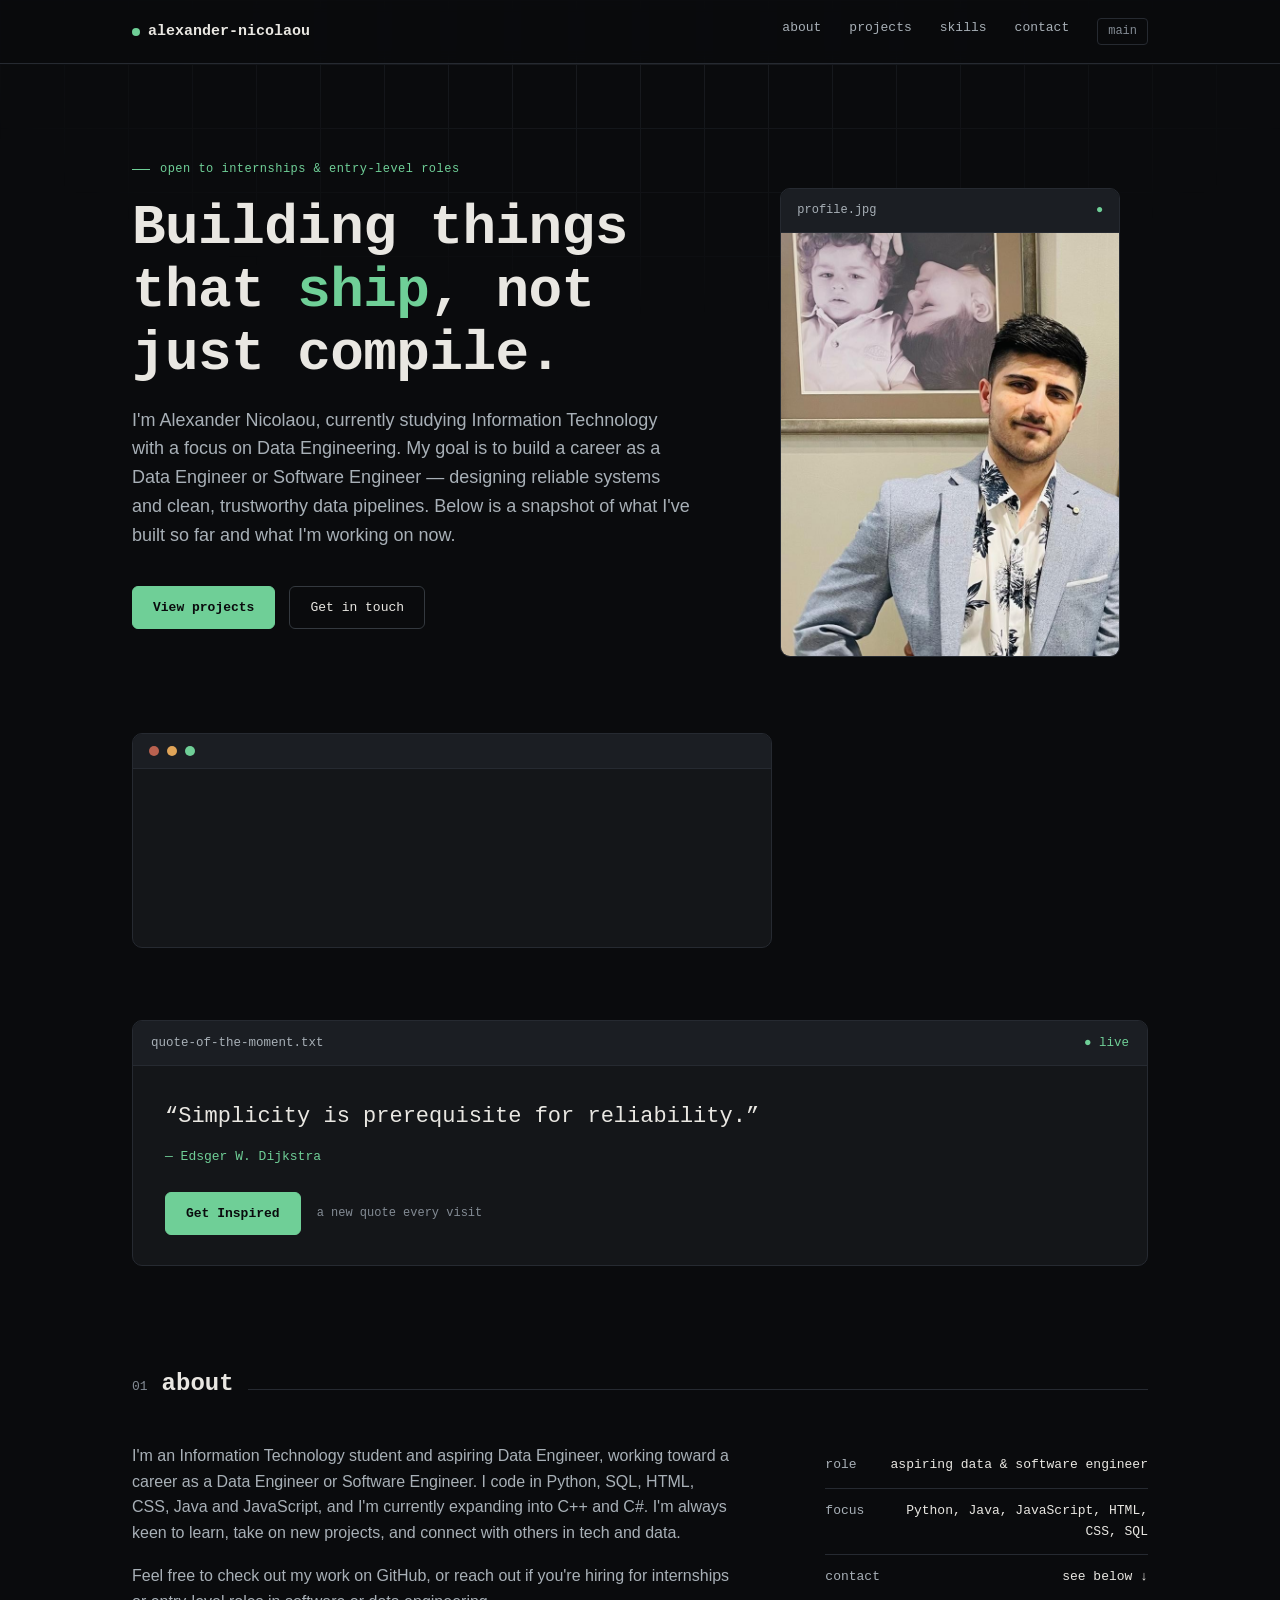
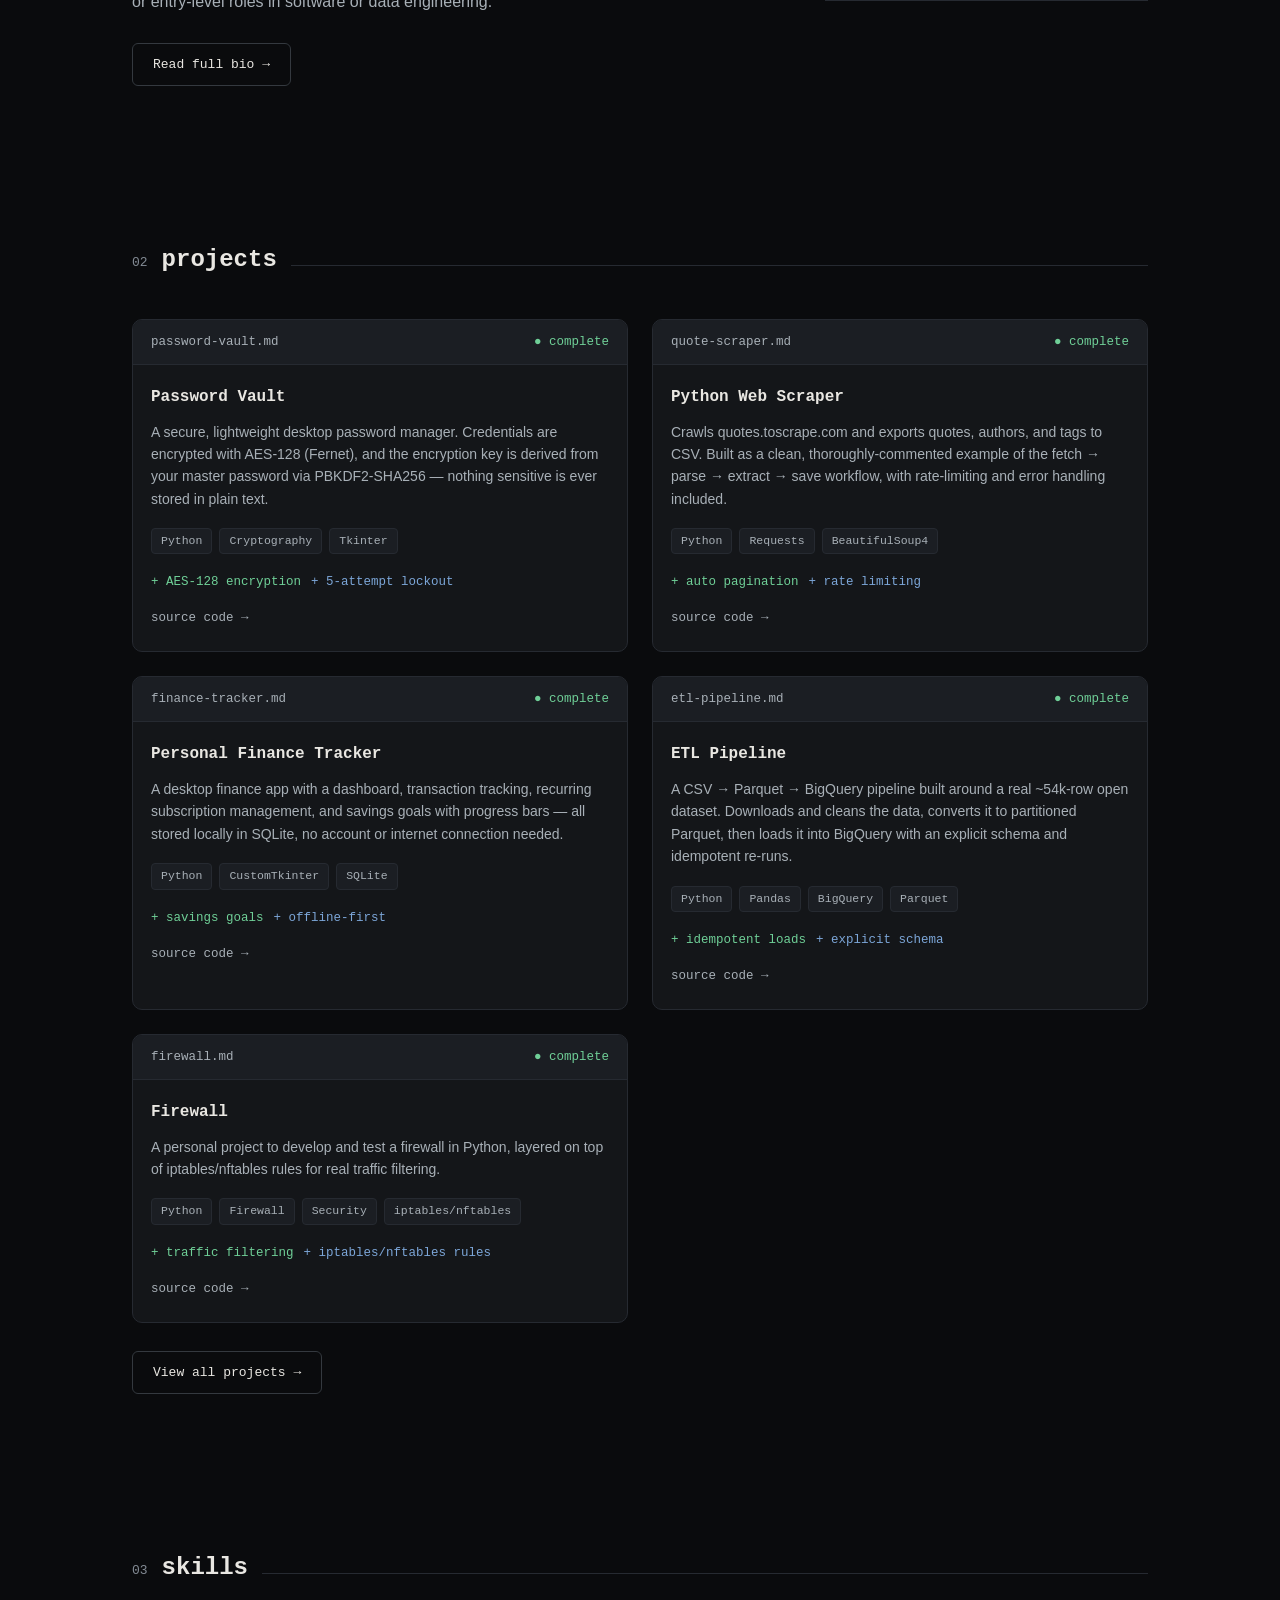
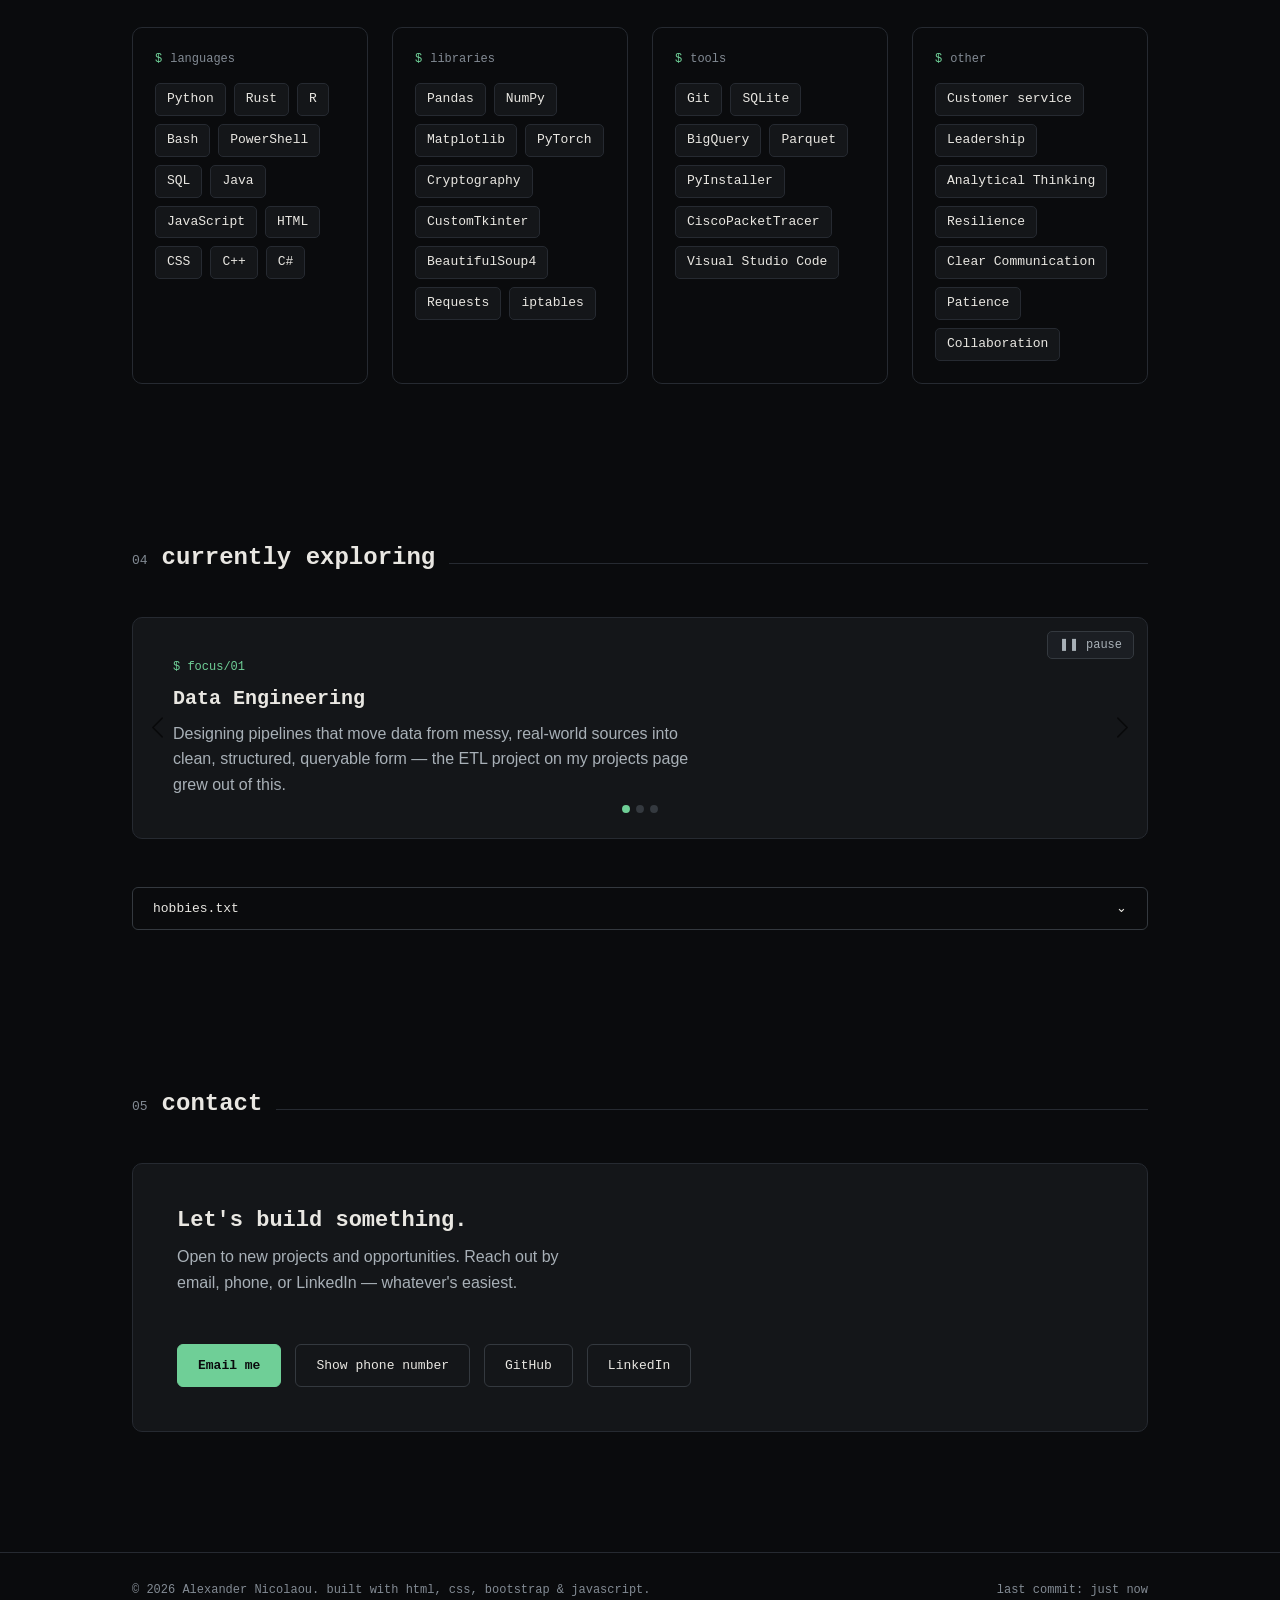
<file: index.html>
<!DOCTYPE html>
<html lang="en">
<head>
<meta charset="UTF-8">
<meta name="viewport" content="width=device-width, initial-scale=1.0">
<meta http-equiv="Content-Security-Policy" content="default-src 'self'; style-src 'self' https://fonts.googleapis.com https://cdn.jsdelivr.net; font-src https://fonts.gstatic.com; img-src 'self' data:; script-src 'self' https://cdn.jsdelivr.net; object-src 'none'; base-uri 'self';">
<title>Alexander Nicolaou — Portfolio</title>
<link rel="preconnect" href="https://fonts.googleapis.com">
<link rel="preconnect" href="https://fonts.gstatic.com" crossorigin>
<link href="https://fonts.googleapis.com/css2?family=JetBrains+Mono:wght@400;500;600;700&family=IBM+Plex+Sans:wght@400;500;600&display=swap" rel="stylesheet">
<link href="https://cdn.jsdelivr.net/npm/bootstrap@5.3.3/dist/css/bootstrap.min.css" rel="stylesheet">
<link rel="stylesheet" href="style.css">
<link rel="stylesheet" href="enhancements.css">
</head>
<body>

<div class="grid-bg"></div>

<header>
  <div class="wrap container">
    <nav>
      <a class="logo" href="index.html"><span class="dot"></span>alexander-nicolaou</a>
      <div class="navlinks" id="navlinks">
        <a href="about.html">about</a>
        <a href="projects.html">projects</a>
        <a href="#skills">skills</a>
        <a href="contact.html">contact</a>
        <span class="branch">main</span>
      </div>
      <button class="nav-toggle" type="button" aria-label="Toggle navigation menu" aria-expanded="false" aria-controls="navlinks"><span></span><span></span><span></span></button>
    </nav>
  </div>
</header>

<main>
  <div class="wrap container">
    <section class="hero">
      <div class="row align-items-center g-5">
        <div class="col-lg-7">
          <div class="eyebrow">open to internships &amp; entry-level roles</div>
          <h1>Building things<br>that <span class="accent">ship</span>, not just compile.</h1>
          <p class="subhead">I'm Alexander Nicolaou, currently studying Information Technology with a focus on Data Engineering. My goal is to build a career as a Data Engineer or Software Engineer — designing reliable systems and clean, trustworthy data pipelines. Below is a snapshot of what I've built so far and what I'm working on now.</p>
          <div class="hero-ctas">
            <a class="btn btn-primary" href="#projects">View projects</a>
            <a class="btn btn-secondary" href="#contact">Get in touch</a>
          </div>
        </div>
        <div class="col-lg-5">
          <div class="photo-frame mx-auto">
            <div class="card-tab"><span>profile.jpg</span><span class="card-status">●</span></div>
            <div class="photo-wrap">
              <img src="profile.jpg" alt="Alexander Nicolaou">
            </div>
          </div>
        </div>
      </div>

      <!-- Terminal: the full text is here for no-JS visitors; script.js types it out. -->
      <div class="terminal mt-5">
        <div class="term-bar">
          <div class="term-dot term-dot-red"></div>
          <div class="term-dot term-dot-amber"></div>
          <div class="term-dot term-dot-green"></div>
        </div>
        <div class="term-body" id="termBody">
          <div class="term-line" data-type="cmd"><span class="prompt">$</span> <span class="term-text">whoami</span></div>
          <div class="term-line term-out">alexander-nicolaou — aspiring data &amp; software engineer</div>
          <div class="term-line" data-type="cmd"><span class="prompt">$</span> <span class="term-text">cat stack.txt</span></div>
          <div class="term-line term-out">Python · Cryptography · SQL · JavaScript · C#</div>
          <div class="term-line"><span class="prompt">$</span> <span class="cursor"></span></div>
        </div>
      </div>
    </section>

    <section id="inspire" class="inspire-section">
      <div class="quote-card">
        <div class="card-tab"><span>quote-of-the-moment.txt</span><span class="card-status">● live</span></div>
        <div class="quote-body">
          <!-- Fallback quote shown if JavaScript is off; script.js replaces it with a random one -->
          <blockquote class="quote-text" id="quoteText" aria-live="polite">“Talk is cheap. Show me the code.”</blockquote>
          <div class="quote-author" id="quoteAuthor">— Linus Torvalds</div>
        </div>
        <div class="quote-actions">
          <button class="btn btn-primary" id="newQuoteBtn" type="button">Get Inspired</button>
          <span class="quote-hint">a new quote every visit</span>
        </div>
      </div>
    </section>

    <section id="about">
      <div class="section-head">
        <span class="section-num">01</span>
        <h2>about</h2>
        <div class="section-rule"></div>
      </div>
      <div class="row g-4">
        <div class="col-lg-8 about-body">
          <p>I'm an Information Technology student and aspiring Data Engineer, working toward a career as a Data Engineer or Software Engineer. I code in Python, SQL, HTML, CSS, Java and JavaScript, and I'm currently expanding into C++ and C#. I'm always keen to learn, take on new projects, and connect with others in tech and data.</p>
          <p>Feel free to check out my work on GitHub, or reach out if you're hiring for internships or entry-level roles in software or data engineering.</p>
        </div>
        <div class="col-lg-4 facts">
          <div class="fact-row"><span>role</span><span>aspiring data &amp; software engineer</span></div>
          <div class="fact-row"><span>focus</span><span>Python, Java, JavaScript, HTML, CSS, SQL</span></div>
          <div class="fact-row"><span>contact</span><span>see below ↓</span></div>
        </div>
      </div>
      <div class="section-cta">
        <a class="btn btn-secondary" href="about.html">Read full bio →</a>
      </div>
    </section>

    <section id="projects">
      <div class="section-head">
        <span class="section-num">02</span>
        <h2>projects</h2>
        <div class="section-rule"></div>
      </div>
      <div class="row g-4">

        <div class="col-md-6">
        <div class="card">
          <div class="card-tab"><span>password-vault.md</span><span class="card-status">● complete</span></div>
          <div class="card-body">
            <div class="card-title">Password Vault</div>
            <div class="card-desc">A secure, lightweight desktop password manager. Credentials are encrypted with AES-128 (Fernet), and the encryption key is derived from your master password via PBKDF2-SHA256 — nothing sensitive is ever stored in plain text.</div>
            <div class="tags"><span class="tag">Python</span><span class="tag">Cryptography</span><span class="tag">Tkinter</span></div>
            <div class="diffstat"><span class="add">+ AES-128 encryption</span><span class="add-alt">+ 5-attempt lockout</span></div>
            <div class="card-links"><a href="https://github.com/AlexNCyber/Password-Vault" target="_blank" rel="noopener noreferrer">source code →</a></div>
          </div>
        </div>
        </div>

        <div class="col-md-6">
        <div class="card">
          <div class="card-tab"><span>quote-scraper.md</span><span class="card-status">● complete</span></div>
          <div class="card-body">
            <div class="card-title">Python Web Scraper</div>
            <div class="card-desc">Crawls quotes.toscrape.com and exports quotes, authors, and tags to CSV. Built as a clean, thoroughly-commented example of the fetch → parse → extract → save workflow, with rate-limiting and error handling included.</div>
            <div class="tags"><span class="tag">Python</span><span class="tag">Requests</span><span class="tag">BeautifulSoup4</span></div>
            <div class="diffstat"><span class="add">+ auto pagination</span><span class="add-alt">+ rate limiting</span></div>
            <div class="card-links"><a href="https://github.com/AlexNCyber/Python-Web-Scraper" target="_blank" rel="noopener noreferrer">source code →</a></div>
          </div>
        </div>
        </div>

        <div class="col-md-6">
        <div class="card">
          <div class="card-tab"><span>finance-tracker.md</span><span class="card-status">● complete</span></div>
          <div class="card-body">
            <div class="card-title">Personal Finance Tracker</div>
            <div class="card-desc">A desktop finance app with a dashboard, transaction tracking, recurring subscription management, and savings goals with progress bars — all stored locally in SQLite, no account or internet connection needed.</div>
            <div class="tags"><span class="tag">Python</span><span class="tag">CustomTkinter</span><span class="tag">SQLite</span></div>
            <div class="diffstat"><span class="add">+ savings goals</span><span class="add-alt">+ offline-first</span></div>
            <div class="card-links"><a href="https://github.com/AlexNCyber/Personal-Finance-Tracker" target="_blank" rel="noopener noreferrer">source code →</a></div>
          </div>
        </div>
        </div>

        <div class="col-md-6">
        <div class="card">
          <div class="card-tab"><span>etl-pipeline.md</span><span class="card-status">● complete</span></div>
          <div class="card-body">
            <div class="card-title">ETL Pipeline</div>
            <div class="card-desc">A CSV → Parquet → BigQuery pipeline built around a real ~54k-row open dataset. Downloads and cleans the data, converts it to partitioned Parquet, then loads it into BigQuery with an explicit schema and idempotent re-runs.</div>
            <div class="tags"><span class="tag">Python</span><span class="tag">Pandas</span><span class="tag">BigQuery</span><span class="tag">Parquet</span></div>
            <div class="diffstat"><span class="add">+ idempotent loads</span><span class="add-alt">+ explicit schema</span></div>
            <div class="card-links"><a href="https://github.com/AlexNCyber/ETL-Pipeline" target="_blank" rel="noopener noreferrer">source code →</a></div>
          </div>
        </div>
        </div>

        <div class="col-md-6">
        <div class="card">
          <div class="card-tab"><span>firewall.md</span><span class="card-status">● complete</span></div>
          <div class="card-body">
            <div class="card-title">Firewall</div>
            <div class="card-desc">A personal project to develop and test a firewall in Python, layered on top of iptables/nftables rules for real traffic filtering.</div>
            <div class="tags"><span class="tag">Python</span><span class="tag">Firewall</span><span class="tag">Security</span><span class="tag">iptables/nftables</span></div>
            <div class="diffstat"><span class="add">+ traffic filtering</span><span class="add-alt">+ iptables/nftables rules</span></div>
            <div class="card-links"><a href="https://github.com/AlexNCyber/Firewall" target="_blank" rel="noopener noreferrer">source code →</a></div>
          </div>
        </div>
        </div>
      </div>
      <div class="section-cta">
        <a class="btn btn-secondary" href="projects.html">View all projects →</a>
      </div>
    </section>

    <section id="skills">
      <div class="section-head">
        <span class="section-num">03</span>
        <h2>skills</h2>
        <div class="section-rule"></div>
      </div>
      <div class="skills-groups">
        <div class="skill-group">
          <div class="skill-group-head">languages</div>
          <div class="skill-list">
            <span class="skill-chip">Python</span>
            <span class="skill-chip">Rust</span>
            <span class="skill-chip">R</span>
            <span class="skill-chip">Bash</span>
            <span class="skill-chip">PowerShell</span>
            <span class="skill-chip">SQL</span>
            <span class="skill-chip">Java</span>
            <span class="skill-chip">JavaScript</span>
            <span class="skill-chip">HTML</span>
            <span class="skill-chip">CSS</span>
            <span class="skill-chip">C++</span>
            <span class="skill-chip">C#</span>
          </div>
        </div>
        <div class="skill-group">
          <div class="skill-group-head">libraries</div>
          <div class="skill-list">
            <span class="skill-chip">Pandas</span>
            <span class="skill-chip">NumPy</span>
            <span class="skill-chip">Matplotlib</span>
            <span class="skill-chip">PyTorch</span>
            <span class="skill-chip">Cryptography</span>
            <span class="skill-chip">CustomTkinter</span>
            <span class="skill-chip">BeautifulSoup4</span>
            <span class="skill-chip">Requests</span>
            <span class="skill-chip">iptables</span>
          </div>
        </div>
        <div class="skill-group">
          <div class="skill-group-head">tools</div>
          <div class="skill-list">
            <span class="skill-chip">Git</span>
            <span class="skill-chip">SQLite</span>
            <span class="skill-chip">BigQuery</span>
            <span class="skill-chip">Parquet</span>
            <span class="skill-chip">PyInstaller</span>
            <span class="skill-chip">CiscoPacketTracer</span>
            <span class="skill-chip">Visual Studio Code</span>
          </div>
        </div>
        <div class="skill-group">
          <div class="skill-group-head">other</div>
          <div class="skill-list">
            <span class="skill-chip">Customer service</span>
            <span class="skill-chip">Leadership</span>
            <span class="skill-chip">Analytical Thinking</span>
            <span class="skill-chip">Resilience</span>
            <span class="skill-chip">Clear Communication</span>
            <span class="skill-chip">Patience</span>
            <span class="skill-chip">Collaboration</span>
          </div>
        </div>
      </div>
    </section>

    <section id="interests">
      <div class="section-head">
        <span class="section-num">04</span>
        <h2>currently exploring</h2>
        <div class="section-rule"></div>
      </div>

      <!-- data-bs-pause="false": the pause/play button (script.js) is the only thing that pauses it -->
      <div id="interestsCarousel" class="carousel slide" data-bs-ride="carousel" data-bs-pause="false">
        <button type="button" class="carousel-toggle" id="carouselToggle" aria-label="Pause carousel">&#10074;&#10074; pause</button>
        <div class="carousel-indicators">
          <button type="button" data-bs-target="#interestsCarousel" data-bs-slide-to="0" class="active" aria-current="true" aria-label="Slide 1"></button>
          <button type="button" data-bs-target="#interestsCarousel" data-bs-slide-to="1" aria-label="Slide 2"></button>
          <button type="button" data-bs-target="#interestsCarousel" data-bs-slide-to="2" aria-label="Slide 3"></button>
        </div>
        <div class="carousel-inner">
          <div class="carousel-item active">
            <div class="interest-slide">
              <div class="slide-eyebrow">$ focus/01</div>
              <h3>Data Engineering</h3>
              <p>Designing pipelines that move data from messy, real-world sources into clean, structured, queryable form — the ETL project on my projects page grew out of this.</p>
            </div>
          </div>
          <div class="carousel-item">
            <div class="interest-slide">
              <div class="slide-eyebrow">$ focus/02</div>
              <h3>Cybersecurity</h3>
              <p>Encryption, network defence, and secure-by-default design. My password vault and firewall projects both come out of this interest.</p>
            </div>
          </div>
          <div class="carousel-item">
            <div class="interest-slide">
              <div class="slide-eyebrow">$ focus/03</div>
              <h3>Backend &amp; Cloud</h3>
              <p>Building the systems behind the interface — APIs, databases, and cloud data warehouses like BigQuery.</p>
            </div>
          </div>
        </div>
        <button class="carousel-control-prev" type="button" data-bs-target="#interestsCarousel" data-bs-slide="prev">
          <span class="carousel-control-prev-icon" aria-hidden="true"></span>
          <span class="visually-hidden">Previous</span>
        </button>
        <button class="carousel-control-next" type="button" data-bs-target="#interestsCarousel" data-bs-slide="next">
          <span class="carousel-control-next-icon" aria-hidden="true"></span>
          <span class="visually-hidden">Next</span>
        </button>
      </div>

      <button class="btn btn-secondary collapse-trigger mt-5" type="button" data-bs-toggle="collapse" data-bs-target="#hobbiesCollapse" aria-expanded="false" aria-controls="hobbiesCollapse">
        <span>hobbies.txt</span>
        <span class="chevron">⌄</span>
      </button>
      <div class="collapse" id="hobbiesCollapse">
        <div class="hobbies-panel">
          <ul>
            <li>Hiking</li>
            <li>Gaming</li>
            <li>Reading</li>
            <li>Driving</li>
            <li>Coding</li>
            <li>Exploring</li>
          </ul>
        </div>
      </div>
    </section>

    <section id="contact">
      <div class="section-head">
        <span class="section-num">05</span>
        <h2>contact</h2>
        <div class="section-rule"></div>
      </div>
      <div class="contact-box">
        <div>
          <h3>Let's build something.</h3>
          <p>Open to new projects and opportunities. Reach out by email, phone, or LinkedIn — whatever's easiest.</p>
        </div>
        <div class="contact-links">
          <a class="btn btn-primary" href="mailto:alexandernicolaoucyber@outlook.com">Email me</a>
          <button type="button" class="btn btn-secondary" data-phone-reveal>Show phone number</button>
          <a class="btn btn-secondary" data-phone-target="link" data-phone-label="Call me" hidden>Call me</a>
          <a class="btn btn-secondary" href="https://github.com/AlexNCyber" target="_blank" rel="noopener noreferrer">GitHub</a>
          <a class="btn btn-secondary" href="https://www.linkedin.com/in/alexander-nicolaou-9b6520388/" target="_blank" rel="noopener noreferrer">LinkedIn</a>
        </div>
      </div>
    </section>
  </div>
</main>

<footer>
  <div class="wrap">
    <span>© 2026 Alexander Nicolaou. built with html, css, bootstrap &amp; javascript.</span>
    <span>last commit: just now</span>
  </div>
</footer>

<script src="https://cdn.jsdelivr.net/npm/bootstrap@5.3.3/dist/js/bootstrap.bundle.min.js"></script>
<script src="script.js"></script>

</body>
</html>
</file>
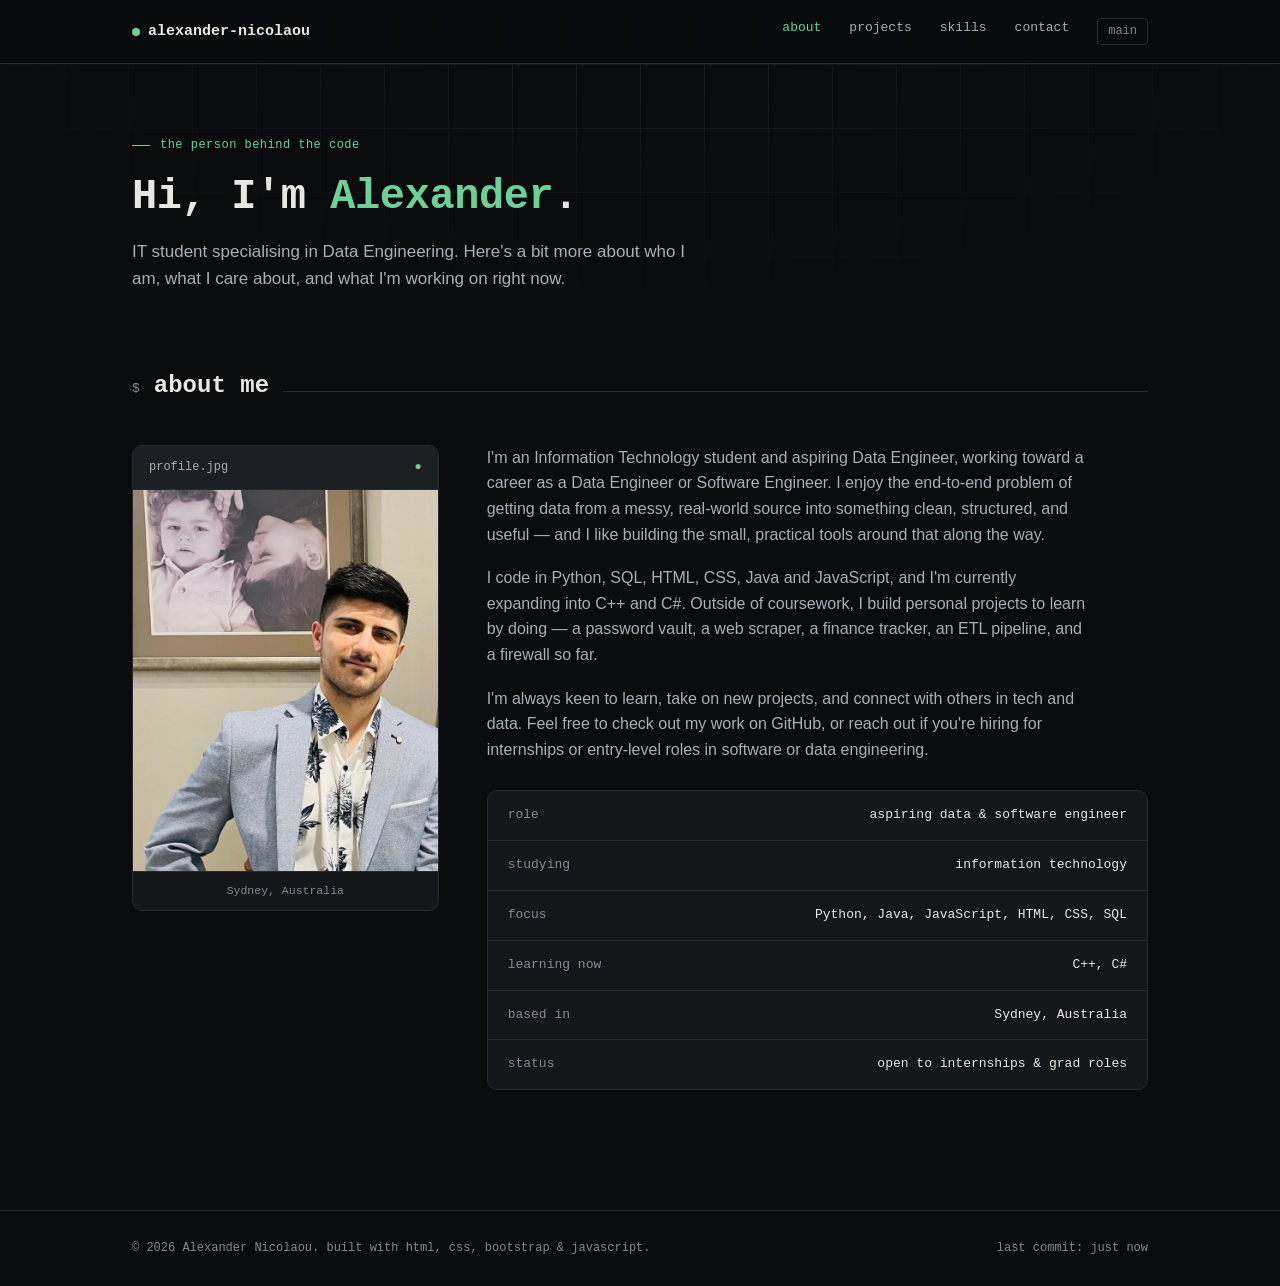
<file: about.html>
<!DOCTYPE html>
<html lang="en">
<head>
<meta charset="UTF-8">
<meta name="viewport" content="width=device-width, initial-scale=1.0">
<meta http-equiv="Content-Security-Policy" content="default-src 'self'; style-src 'self' https://fonts.googleapis.com https://cdn.jsdelivr.net; font-src https://fonts.gstatic.com; img-src 'self' data:; script-src 'self'; object-src 'none'; base-uri 'self';">
<title>About — Alexander Nicolaou</title>
<link rel="preconnect" href="https://fonts.googleapis.com">
<link rel="preconnect" href="https://fonts.gstatic.com" crossorigin>
<link href="https://fonts.googleapis.com/css2?family=JetBrains+Mono:wght@400;500;600;700&family=IBM+Plex+Sans:wght@400;500;600&display=swap" rel="stylesheet">
<link href="https://cdn.jsdelivr.net/npm/bootstrap@5.3.3/dist/css/bootstrap.min.css" rel="stylesheet">
<link rel="stylesheet" href="style.css">
<link rel="stylesheet" href="enhancements.css">
</head>
<body>

<div class="grid-bg"></div>

<header>
  <div class="wrap container">
    <nav>
      <a class="logo" href="index.html"><span class="dot"></span>alexander-nicolaou</a>
      <div class="navlinks" id="navlinks">
        <a href="about.html" class="active">about</a>
        <a href="projects.html">projects</a>
        <a href="index.html#skills">skills</a>
        <a href="contact.html">contact</a>
        <span class="branch">main</span>
      </div>
      <button class="nav-toggle" type="button" aria-label="Toggle navigation menu" aria-expanded="false" aria-controls="navlinks"><span></span><span></span><span></span></button>
    </nav>
  </div>
</header>

<main>
  <div class="wrap container">
    <section class="hero-mini">
      <div class="eyebrow">the person behind the code</div>
      <h1>Hi, I'm <span class="accent">Alexander</span>.</h1>
      <p class="subhead">IT student specialising in Data Engineering. Here's a bit more about who I am, what I care about, and what I'm working on right now.</p>
    </section>

    <section id="about-detail">
      <div class="section-head">
        <span class="section-num">$</span>
        <h2>about me</h2>
        <div class="section-rule"></div>
      </div>

      <div class="row g-5">
        <div class="col-lg-4">
          <div class="photo-frame">
            <div class="card-tab"><span>profile.jpg</span><span class="card-status">●</span></div>
            <div class="photo-wrap">
              <img src="profile.jpg" alt="Alexander Nicolaou">
            </div>
            <div class="photo-caption">Sydney, Australia</div>
          </div>
        </div>

        <div class="col-lg-8">
          <div class="about-body">
            <p>I'm an Information Technology student and aspiring Data Engineer, working toward a career as a Data Engineer or Software Engineer. I enjoy the end-to-end problem of getting data from a messy, real-world source into something clean, structured, and useful — and I like building the small, practical tools around that along the way.</p>
            <p>I code in Python, SQL, HTML, CSS, Java and JavaScript, and I'm currently expanding into C++ and C#. Outside of coursework, I build personal projects to learn by doing — a password vault, a web scraper, a finance tracker, an ETL pipeline, and a firewall so far.</p>
            <p>I'm always keen to learn, take on new projects, and connect with others in tech and data. Feel free to check out my work on GitHub, or reach out if you're hiring for internships or entry-level roles in software or data engineering.</p>
          </div>

          <div class="facts facts-card">
            <div class="fact-row"><span>role</span><span>aspiring data &amp; software engineer</span></div>
            <div class="fact-row"><span>studying</span><span>information technology</span></div>
            <div class="fact-row"><span>focus</span><span>Python, Java, JavaScript, HTML, CSS, SQL</span></div>
            <div class="fact-row"><span>learning now</span><span>C++, C#</span></div>
            <div class="fact-row"><span>based in</span><span>Sydney, Australia</span></div>
            <div class="fact-row"><span>status</span><span>open to internships &amp; grad roles</span></div>
          </div>
        </div>
      </div>
    </section>
  </div>
</main>

<footer>
  <div class="wrap">
    <span>© 2026 Alexander Nicolaou. built with html, css, bootstrap &amp; javascript.</span>
    <span>last commit: just now</span>
  </div>
</footer>

<script src="script.js"></script>

</body>
</html>
</file>
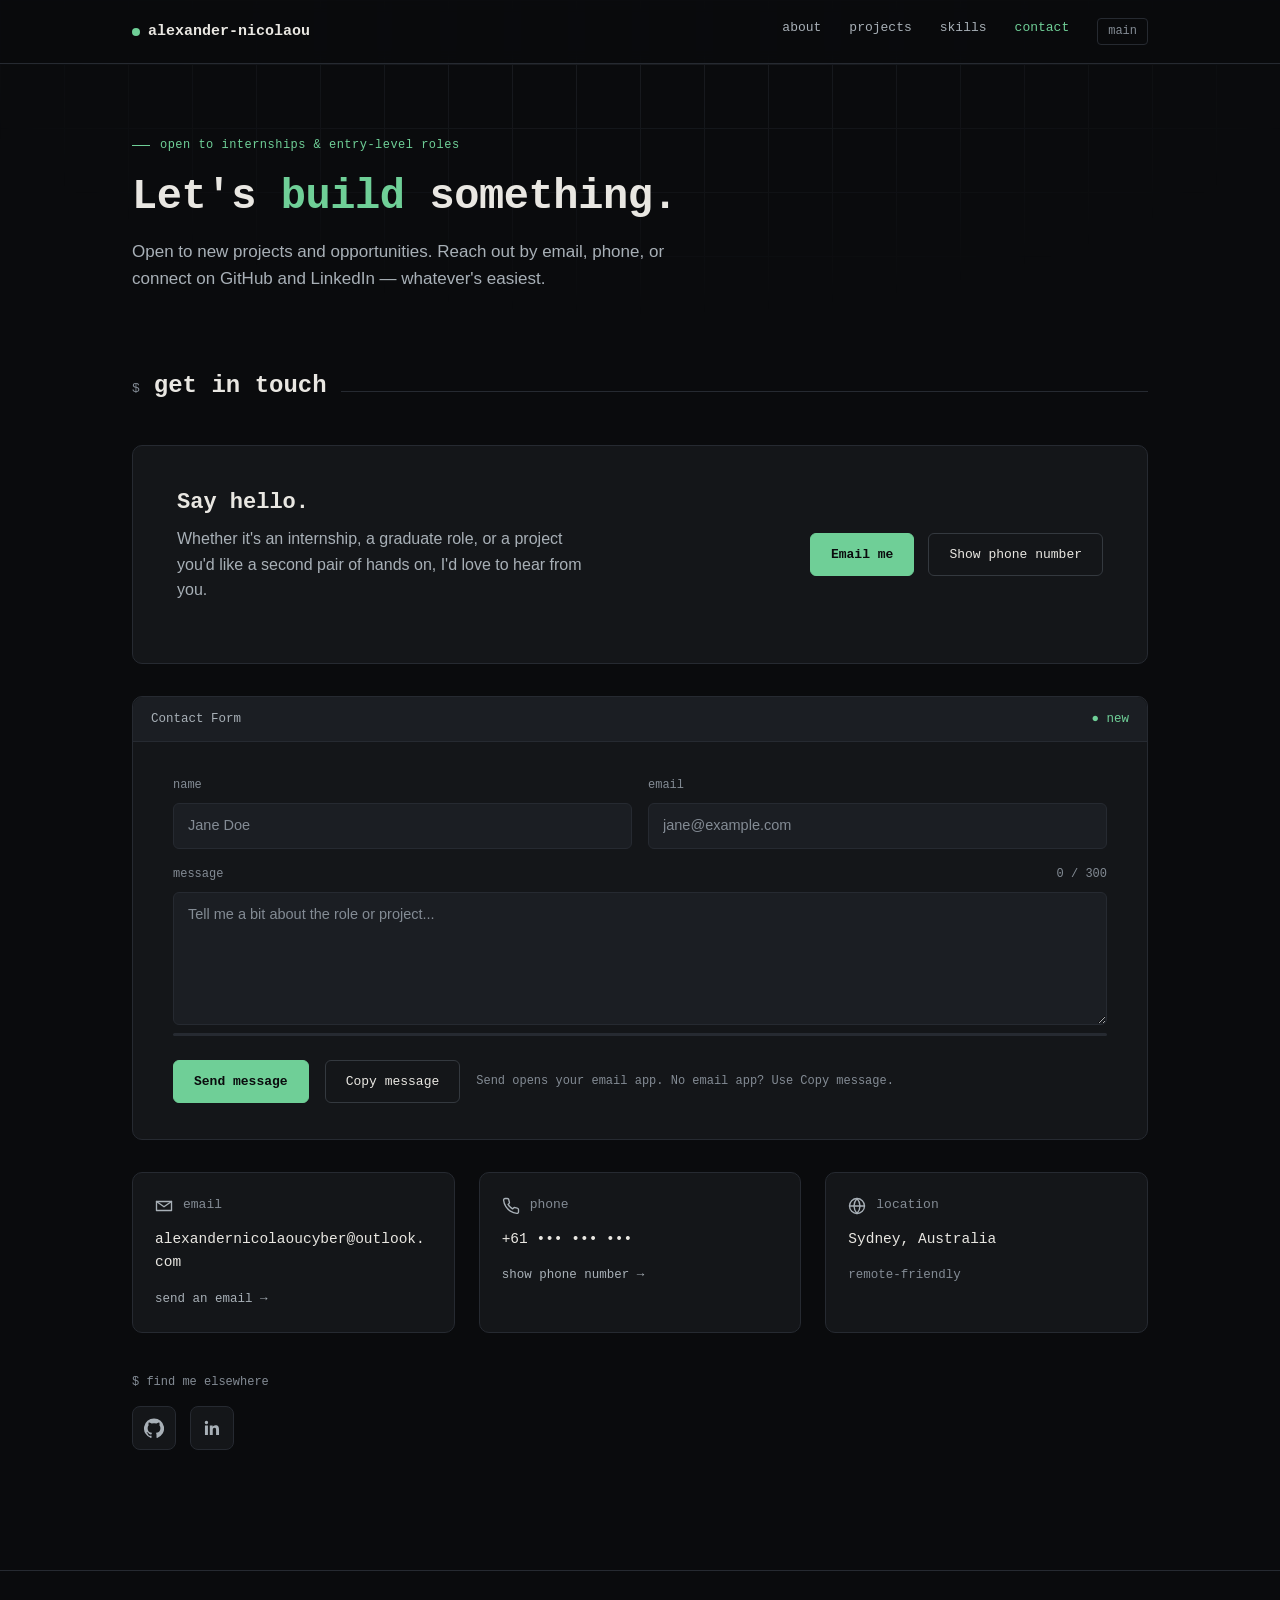
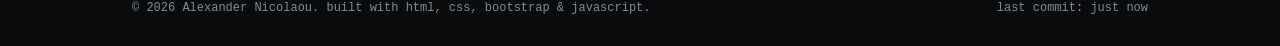
<file: contact.html>
<!DOCTYPE html>
<html lang="en">
<head>
<meta charset="UTF-8">
<meta name="viewport" content="width=device-width, initial-scale=1.0">
<meta http-equiv="Content-Security-Policy" content="default-src 'self'; style-src 'self' https://fonts.googleapis.com https://cdn.jsdelivr.net; font-src https://fonts.gstatic.com; img-src 'self' data:; script-src 'self'; object-src 'none'; base-uri 'self';">
<title>Contact — Alexander Nicolaou</title>
<link rel="preconnect" href="https://fonts.googleapis.com">
<link rel="preconnect" href="https://fonts.gstatic.com" crossorigin>
<link href="https://fonts.googleapis.com/css2?family=JetBrains+Mono:wght@400;500;600;700&family=IBM+Plex+Sans:wght@400;500;600&display=swap" rel="stylesheet">
<link href="https://cdn.jsdelivr.net/npm/bootstrap@5.3.3/dist/css/bootstrap.min.css" rel="stylesheet">
<link rel="stylesheet" href="style.css">
<link rel="stylesheet" href="enhancements.css">
</head>
<body>

<div class="grid-bg"></div>

<header>
  <div class="wrap container">
    <nav>
      <a class="logo" href="index.html"><span class="dot"></span>alexander-nicolaou</a>
      <div class="navlinks" id="navlinks">
        <a href="about.html">about</a>
        <a href="projects.html">projects</a>
        <a href="index.html#skills">skills</a>
        <a href="contact.html" class="active">contact</a>
        <span class="branch">main</span>
      </div>
      <button class="nav-toggle" type="button" aria-label="Toggle navigation menu" aria-expanded="false" aria-controls="navlinks"><span></span><span></span><span></span></button>
    </nav>
  </div>
</header>

<main>
  <div class="wrap container">
    <section class="hero-mini">
      <div class="eyebrow">open to internships &amp; entry-level roles</div>
      <h1>Let's <span class="accent">build</span> something.</h1>
      <p class="subhead">Open to new projects and opportunities. Reach out by email, phone, or connect on GitHub and LinkedIn — whatever's easiest.</p>
    </section>

    <section id="contact">
      <div class="section-head">
        <span class="section-num">$</span>
        <h2>get in touch</h2>
        <div class="section-rule"></div>
      </div>

      <div class="contact-box">
        <div>
          <h3>Say hello.</h3>
          <p>Whether it's an internship, a graduate role, or a project you'd like a second pair of hands on, I'd love to hear from you.</p>
        </div>
        <div class="contact-links">
          <a class="btn btn-primary" href="mailto:alexandernicolaoucyber@outlook.com">Email me</a>
          <button type="button" class="btn btn-secondary" data-phone-reveal>Show phone number</button>
          <a class="btn btn-secondary" data-phone-target="link" data-phone-label="Call me" hidden>Call me</a>
        </div>
      </div>

      <form class="form-box" id="contactForm" action="mailto:alexandernicolaoucyber@outlook.com" method="post" enctype="text/plain" novalidate>
        <div class="card-tab"><span>Contact Form</span><span class="card-status">● new</span></div>
        <div class="row g-3">
          <div class="col-md-6">
            <label for="name" class="form-label">name</label>
            <input type="text" class="form-control" id="name" name="Name" placeholder="Jane Doe" autocomplete="name" aria-describedby="nameError" required>
            <div class="field-error" id="nameError" aria-live="polite"></div>
          </div>
          <div class="col-md-6">
            <label for="email" class="form-label">email</label>
            <input type="email" class="form-control" id="email" name="Email" placeholder="jane@example.com" autocomplete="email" aria-describedby="emailError" required>
            <div class="field-error" id="emailError" aria-live="polite"></div>
          </div>
          <div class="col-12">
            <div class="label-row">
              <label for="message" class="form-label">message</label>
              <span class="char-counter" id="charCounter" aria-live="off">0 / 300</span>
            </div>
            <textarea class="form-control" id="message" name="Message" rows="5" maxlength="300" placeholder="Tell me a bit about the role or project..." aria-describedby="messageError limitAlert" required></textarea>
            <div class="counter-bar" aria-hidden="true"><div class="counter-fill" id="counterFill"></div></div>
            <div class="field-error" id="messageError" aria-live="polite"></div>
            <div class="limit-alert" id="limitAlert" role="alert" hidden>You've reached the 300-character limit. Trim your message or send it as it is.</div>
          </div>
        </div>
        <div class="form-actions">
          <button type="submit" class="btn btn-primary">Send message</button>
          <button type="button" class="btn btn-secondary" id="copyBtn">Copy message</button>
          <span class="form-note">Send opens your email app. No email app? Use Copy message.</span>
        </div>
        <div class="form-status" id="formStatus" role="status" hidden></div>
      </form>

      <div class="row g-4">
        <div class="col-md-4">
          <div class="channel h-100">
            <div class="channel-head">
              <svg viewBox="0 0 24 24" fill="none" stroke="currentColor" stroke-width="1.8" stroke-linecap="round" stroke-linejoin="round" aria-hidden="true"><path d="M22 6 12 13 2 6"/><path d="M2 6h20v12H2z"/></svg>
              email
            </div>
            <div class="channel-value">alexandernicolaoucyber@outlook.com</div>
            <a class="channel-link" href="mailto:alexandernicolaoucyber@outlook.com">send an email →</a>
          </div>
        </div>
        <div class="col-md-4">
          <div class="channel h-100">
            <div class="channel-head">
              <svg viewBox="0 0 24 24" fill="none" stroke="currentColor" stroke-width="1.8" stroke-linecap="round" stroke-linejoin="round" aria-hidden="true"><path d="M22 16.92v3a2 2 0 0 1-2.18 2 19.79 19.79 0 0 1-8.63-3.07 19.5 19.5 0 0 1-6-6 19.79 19.79 0 0 1-3.07-8.67A2 2 0 0 1 4.11 2h3a2 2 0 0 1 2 1.72c.127.96.362 1.903.7 2.81a2 2 0 0 1-.45 2.11L8.09 9.91a16 16 0 0 0 6 6l1.27-1.27a2 2 0 0 1 2.11-.45c.907.338 1.85.573 2.81.7A2 2 0 0 1 22 16.92z"/></svg>
              phone
            </div>
            <div class="channel-value" data-phone-target="text">+61 ••• ••• •••</div>
            <button type="button" class="channel-link channel-button" data-phone-reveal>show phone number →</button>
            <a class="channel-link" data-phone-target="link" data-phone-label="give me a call →" hidden>give me a call →</a>
          </div>
        </div>
        <div class="col-md-4">
          <div class="channel h-100">
            <div class="channel-head">
              <svg viewBox="0 0 24 24" fill="none" stroke="currentColor" stroke-width="1.8" stroke-linecap="round" stroke-linejoin="round" aria-hidden="true"><circle cx="12" cy="12" r="10"/><path d="M2 12h20"/><path d="M12 2a15.3 15.3 0 0 1 4 10 15.3 15.3 0 0 1-4 10 15.3 15.3 0 0 1-4-10 15.3 15.3 0 0 1 4-10z"/></svg>
              location
            </div>
            <div class="channel-value">Sydney, Australia</div>
            <div class="channel-note">remote-friendly</div>
          </div>
        </div>
      </div>

      <div class="socials-label">$ find me elsewhere</div>
      <div class="socials-row">
        <a class="social-icon" href="https://github.com/AlexNCyber" target="_blank" rel="noopener noreferrer" aria-label="GitHub">
          <svg viewBox="0 0 24 24" fill="currentColor" aria-hidden="true"><path d="M12 .5a12 12 0 0 0-3.79 23.39c.6.11.82-.26.82-.58v-2.02c-3.34.73-4.04-1.61-4.04-1.61-.55-1.38-1.34-1.75-1.34-1.75-1.09-.75.08-.73.08-.73 1.21.09 1.85 1.24 1.85 1.24 1.07 1.84 2.81 1.31 3.5 1 .11-.78.42-1.31.76-1.61-2.66-.3-5.47-1.33-5.47-5.93 0-1.31.47-2.38 1.24-3.22-.13-.31-.54-1.52.12-3.18 0 0 1.01-.32 3.3 1.23a11.5 11.5 0 0 1 6 0c2.29-1.55 3.3-1.23 3.3-1.23.66 1.66.25 2.87.12 3.18.77.84 1.24 1.91 1.24 3.22 0 4.61-2.81 5.63-5.49 5.92.43.37.81 1.1.81 2.22v3.29c0 .32.22.7.83.58A12 12 0 0 0 12 .5z"/></svg>
        </a>
        <a class="social-icon" href="https://www.linkedin.com/in/alexander-nicolaou-9b6520388/" target="_blank" rel="noopener noreferrer" aria-label="LinkedIn">
          <svg viewBox="0 0 24 24" fill="currentColor" aria-hidden="true"><path d="M20.45 20.45h-3.55v-5.57c0-1.33-.02-3.04-1.85-3.04-1.86 0-2.15 1.45-2.15 2.94v5.67H9.35V9h3.41v1.56h.05c.47-.9 1.63-1.85 3.36-1.85 3.6 0 4.27 2.37 4.27 5.45v6.29zM5.34 7.43a2.06 2.06 0 1 1 0-4.12 2.06 2.06 0 0 1 0 4.12zM7.12 20.45H3.56V9h3.56v11.45z"/></svg>
        </a>
      </div>
    </section>
  </div>
</main>

<footer>
  <div class="wrap">
    <span>© 2026 Alexander Nicolaou. built with html, css, bootstrap &amp; javascript.</span>
    <span>last commit: just now</span>
  </div>
</footer>

<script src="script.js"></script>

</body>
</html>
</file>
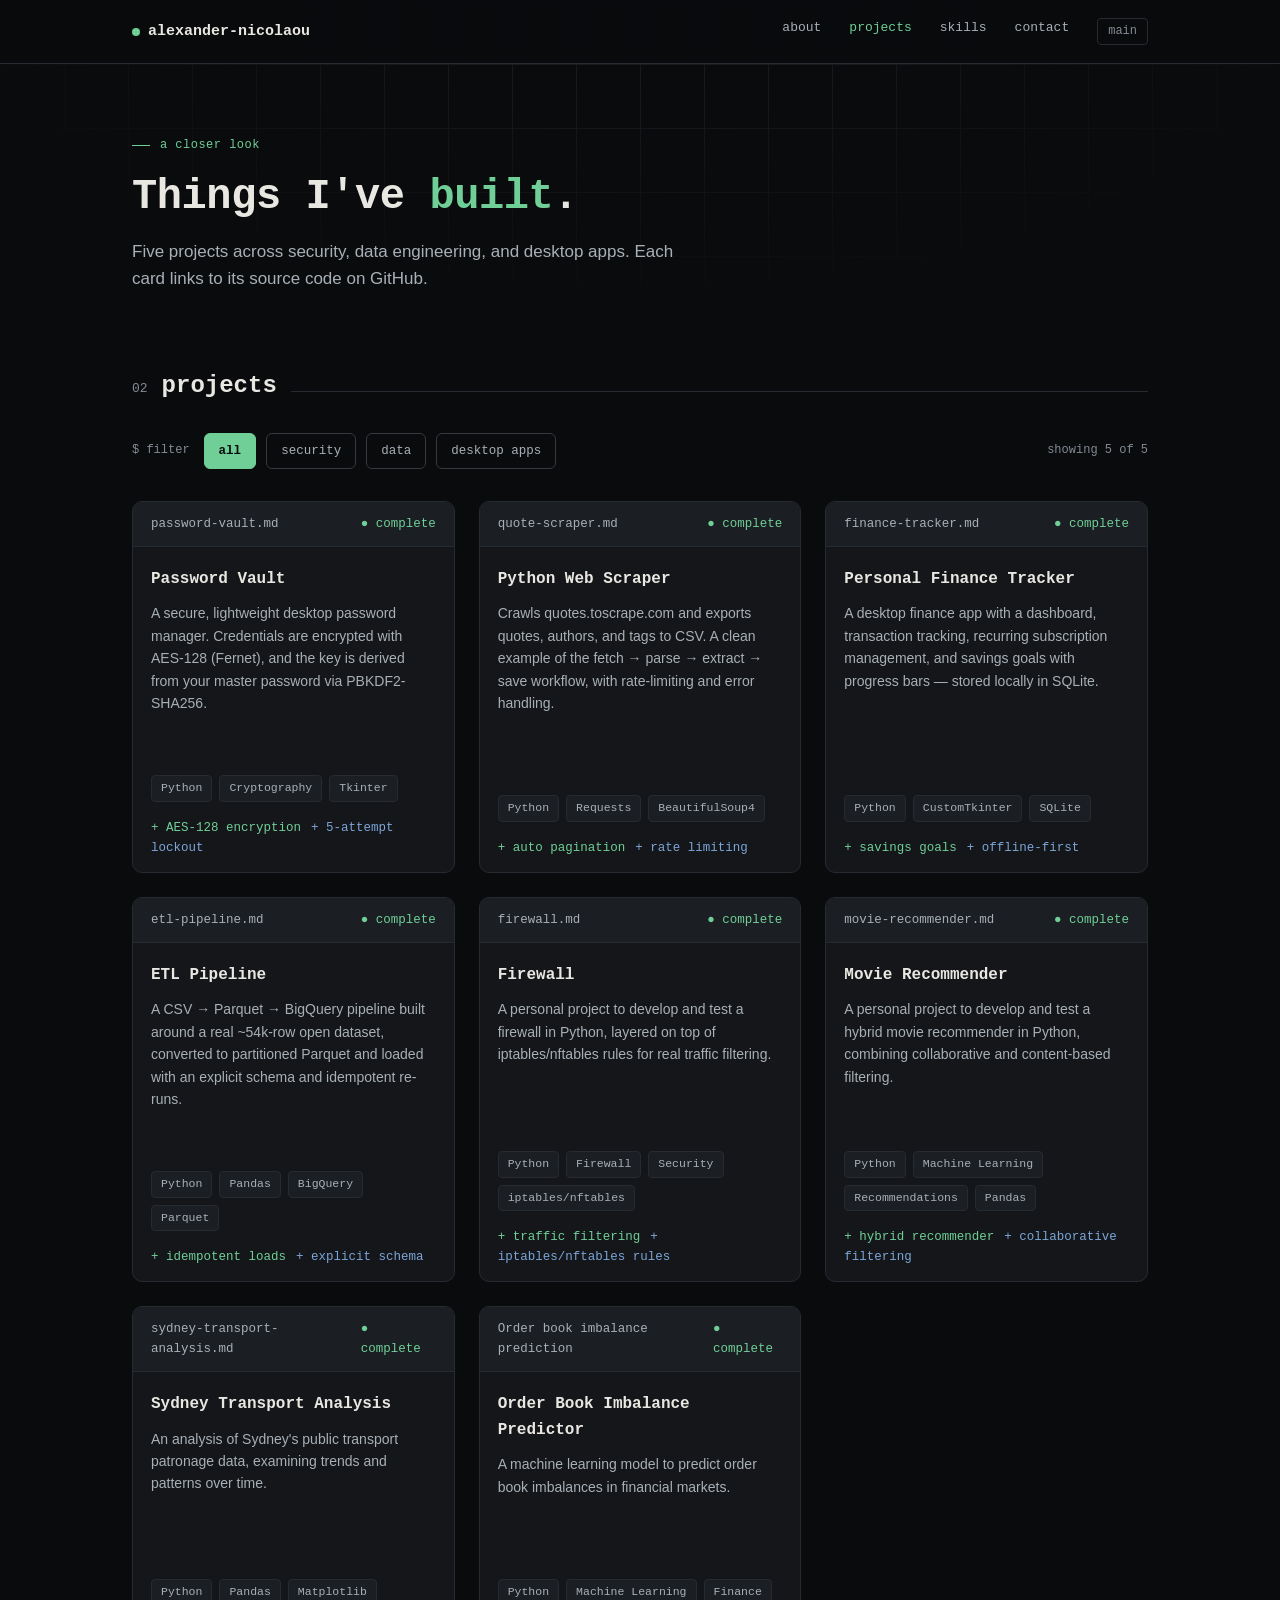
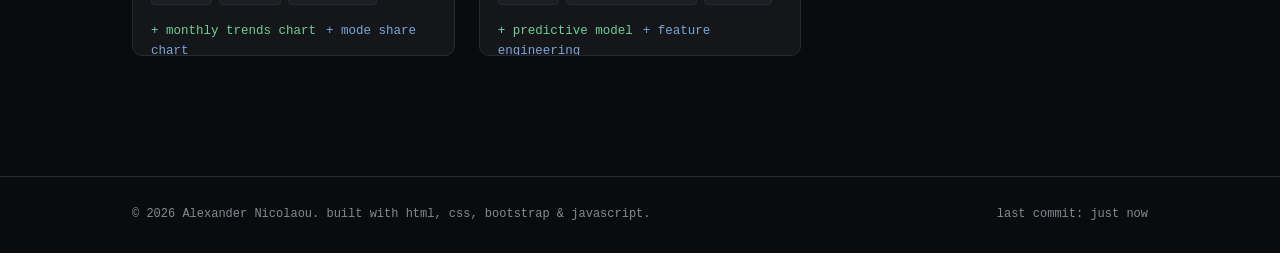
<file: projects.html>
<!DOCTYPE html>
<html lang="en">
<head>
<meta charset="UTF-8">
<meta name="viewport" content="width=device-width, initial-scale=1.0">
<meta http-equiv="Content-Security-Policy" content="default-src 'self'; style-src 'self' https://fonts.googleapis.com https://cdn.jsdelivr.net; font-src https://fonts.gstatic.com; img-src 'self' data:; script-src 'self'; object-src 'none'; base-uri 'self';">
<title>Projects — Alexander Nicolaou</title>
<link rel="preconnect" href="https://fonts.googleapis.com">
<link rel="preconnect" href="https://fonts.gstatic.com" crossorigin>
<link href="https://fonts.googleapis.com/css2?family=JetBrains+Mono:wght@400;500;600;700&family=IBM+Plex+Sans:wght@400;500;600&display=swap" rel="stylesheet">
<link href="https://cdn.jsdelivr.net/npm/bootstrap@5.3.3/dist/css/bootstrap.min.css" rel="stylesheet">
<link rel="stylesheet" href="style.css">
<link rel="stylesheet" href="enhancements.css">
</head>
<body>

<div class="grid-bg"></div>

<header>
  <div class="wrap container">
    <nav>
      <a class="logo" href="index.html"><span class="dot"></span>alexander-nicolaou</a>
      <div class="navlinks" id="navlinks">
        <a href="about.html">about</a>
        <a href="projects.html" class="active">projects</a>
        <a href="index.html#skills">skills</a>
        <a href="contact.html">contact</a>
        <span class="branch">main</span>
      </div>
      <button class="nav-toggle" type="button" aria-label="Toggle navigation menu" aria-expanded="false" aria-controls="navlinks"><span></span><span></span><span></span></button>
    </nav>
  </div>
</header>

<main>
  <div class="wrap container">
    <section class="hero-mini">
      <div class="eyebrow">a closer look</div>
      <h1>Things I've <span class="accent">built</span>.</h1>
      <p class="subhead">Five projects across security, data engineering, and desktop apps. Each card links to its source code on GitHub.</p>
    </section>

    <section>
      <div class="section-head">
        <span class="section-num">02</span>
        <h2>projects</h2>
        <div class="section-rule"></div>
      </div>

      <div class="filter-bar" role="group" aria-label="Filter projects by category">
        <span class="filter-label">$ filter</span>
        <button type="button" class="filter-btn active" data-filter="all" aria-pressed="true">all</button>
        <button type="button" class="filter-btn" data-filter="security" aria-pressed="false">security</button>
        <button type="button" class="filter-btn" data-filter="data" aria-pressed="false">data</button>
        <button type="button" class="filter-btn" data-filter="desktop" aria-pressed="false">desktop apps</button>
        <span class="filter-count" id="filterCount" aria-live="polite">showing 5 of 5</span>
      </div>

      <div class="row g-4">

        <div class="col-12 col-md-6 col-lg-4 project-item" data-category="security desktop">
          <div class="project-card">
            <div class="card-tab"><span>password-vault.md</span><span class="card-status">● complete</span></div>
            <div class="card-body">
              <div class="card-title">Password Vault</div>
              <div class="card-desc">A secure, lightweight desktop password manager. Credentials are encrypted with AES-128 (Fernet), and the key is derived from your master password via PBKDF2-SHA256.</div>
              <div class="tags"><span class="tag">Python</span><span class="tag">Cryptography</span><span class="tag">Tkinter</span></div>
              <div class="diffstat"><span class="add">+ AES-128 encryption</span><span class="add-alt">+ 5-attempt lockout</span></div>
              <div class="card-links"><a href="https://github.com/AlexNCyber/Password-Vault" target="_blank" rel="noopener noreferrer">source code →</a></div>
            </div>
          </div>
        </div>

        <div class="col-12 col-md-6 col-lg-4 project-item" data-category="data">
          <div class="project-card">
            <div class="card-tab"><span>quote-scraper.md</span><span class="card-status">● complete</span></div>
            <div class="card-body">
              <div class="card-title">Python Web Scraper</div>
              <div class="card-desc">Crawls quotes.toscrape.com and exports quotes, authors, and tags to CSV. A clean example of the fetch → parse → extract → save workflow, with rate-limiting and error handling.</div>
              <div class="tags"><span class="tag">Python</span><span class="tag">Requests</span><span class="tag">BeautifulSoup4</span></div>
              <div class="diffstat"><span class="add">+ auto pagination</span><span class="add-alt">+ rate limiting</span></div>
              <div class="card-links"><a href="https://github.com/AlexNCyber/Python-Web-Scraper" target="_blank" rel="noopener noreferrer">source code →</a></div>
            </div>
          </div>
        </div>

        <div class="col-12 col-md-6 col-lg-4 project-item" data-category="data desktop">
          <div class="project-card">
            <div class="card-tab"><span>finance-tracker.md</span><span class="card-status">● complete</span></div>
            <div class="card-body">
              <div class="card-title">Personal Finance Tracker</div>
              <div class="card-desc">A desktop finance app with a dashboard, transaction tracking, recurring subscription management, and savings goals with progress bars — stored locally in SQLite.</div>
              <div class="tags"><span class="tag">Python</span><span class="tag">CustomTkinter</span><span class="tag">SQLite</span></div>
              <div class="diffstat"><span class="add">+ savings goals</span><span class="add-alt">+ offline-first</span></div>
              <div class="card-links"><a href="https://github.com/AlexNCyber/Personal-Finance-Tracker" target="_blank" rel="noopener noreferrer">source code →</a></div>
            </div>
          </div>
        </div>

        <div class="col-12 col-md-6 col-lg-4 project-item" data-category="data">
          <div class="project-card">
            <div class="card-tab"><span>etl-pipeline.md</span><span class="card-status">● complete</span></div>
            <div class="card-body">
              <div class="card-title">ETL Pipeline</div>
              <div class="card-desc">A CSV → Parquet → BigQuery pipeline built around a real ~54k-row open dataset, converted to partitioned Parquet and loaded with an explicit schema and idempotent re-runs.</div>
              <div class="tags"><span class="tag">Python</span><span class="tag">Pandas</span><span class="tag">BigQuery</span><span class="tag">Parquet</span></div>
              <div class="diffstat"><span class="add">+ idempotent loads</span><span class="add-alt">+ explicit schema</span></div>
              <div class="card-links"><a href="https://github.com/AlexNCyber/ETL-Pipeline" target="_blank" rel="noopener noreferrer">source code →</a></div>
            </div>
          </div>
        </div>

        <div class="col-12 col-md-6 col-lg-4 project-item" data-category="security">
          <div class="project-card">
            <div class="card-tab"><span>firewall.md</span><span class="card-status">● complete</span></div>
            <div class="card-body">
              <div class="card-title">Firewall</div>
              <div class="card-desc">A personal project to develop and test a firewall in Python, layered on top of iptables/nftables rules for real traffic filtering.</div>
              <div class="tags"><span class="tag">Python</span><span class="tag">Firewall</span><span class="tag">Security</span><span class="tag">iptables/nftables</span></div>
              <div class="diffstat"><span class="add">+ traffic filtering</span><span class="add-alt">+ iptables/nftables rules</span></div>
              <div class="card-links"><a href="https://github.com/AlexNCyber/Firewall" target="_blank" rel="noopener noreferrer">source code →</a></div>
            </div>
          </div>
        </div>
        
        <div class="col-12 col-md-6 col-lg-4 project-item" data-category="data">
          <div class="project-card">
            <div class="card-tab"><span>movie-recommender.md</span><span class="card-status">● complete</span></div>
            <div class="card-body">
              <div class="card-title">Movie Recommender</div>
              <div class="card-desc">A personal project to develop and test a hybrid movie recommender in Python, combining collaborative and content-based filtering.</div>
              <div class="tags"><span class="tag">Python</span><span class="tag">Machine Learning</span><span class="tag">Recommendations</span><span class="tag">Pandas</span></div>
              <div class="diffstat"><span class="add">+ hybrid recommender</span><span class="add-alt">+ collaborative filtering</span></div>
              <div class="card-links"><a href="https://github.com/AlexNCyber/Movie-Recommender" target="_blank" rel="noopener noreferrer">source code →</a></div>
            </div>
          </div>
        </div>

                <div class="col-12 col-md-6 col-lg-4 project-item" data-category="data">
          <div class="project-card">
            <div class="card-tab"><span>sydney-transport-analysis.md</span><span class="card-status">● complete</span></div>
            <div class="card-body">
              <div class="card-title">Sydney Transport Analysis</div>
              <div class="card-desc">An analysis of Sydney's public transport patronage data, examining trends and patterns over time.</div>
              <div class="tags"><span class="tag">Python</span><span class="tag">Pandas</span><span class="tag">Matplotlib</span></div>
              <div class="diffstat"><span class="add">+ monthly trends chart</span><span class="add-alt">+ mode share chart</span></div>
              <div class="card-links"><a href="https://github.com/AlexNCyber/Sydney-Transport-Analysis" target="_blank" rel="noopener noreferrer">source code →</a></div>
            </div>
          </div>
        </div>

                        <div class="col-12 col-md-6 col-lg-4 project-item" data-category="data">
          <div class="project-card">
            <div class="card-tab"><span>Order book imbalance prediction</span><span class="card-status">● complete</span></div>
            <div class="card-body">
              <div class="card-title">Order Book Imbalance Predictor</div>
              <div class="card-desc">A machine learning model to predict order book imbalances in financial markets.</div>
              <div class="tags"><span class="tag">Python</span><span class="tag">Machine Learning</span><span class="tag">Finance</span></div>
              <div class="diffstat"><span class="add">+ predictive model</span><span class="add-alt">+ feature engineering</span></div>
              <div class="card-links"><a href="https://github.com/AlexNCyber/Order-book-Imbalance-Predictor" target="_blank" rel="noopener noreferrer">source code →</a></div>
            </div>
          </div>
        </div>

      </div>
    </section>
  </div>
</main>

<footer>
  <div class="wrap">
    <span>© 2026 Alexander Nicolaou. built with html, css, bootstrap &amp; javascript.</span>
    <span>last commit: just now</span>
  </div>
</footer>

<script src="script.js"></script>

</body>
</html>
</file>
<file: enhancements.css>
/* ==========================================================================
   enhancements.css — styles for the JavaScript-driven features.
   Base/shared styles (including .card-tab) live in style.css.
   ========================================================================== */

:root{
  --error:#E5806C;          /* brighter than --red so it is readable on dark surfaces */
  --error-bg:rgba(229,128,108,0.10);
}

/* phone nav */
.nav-toggle{
  display:none; flex-direction:column; align-items:center; justify-content:center; gap:4px;
  width:40px; height:36px; padding:0; cursor:pointer;
  background:transparent; border:1px solid var(--border-strong); border-radius:6px;
  transition:border-color .15s ease;
}
.nav-toggle span{
  display:block; width:18px; height:2px; background:var(--text-dim); border-radius:1px;
  transition:transform .2s ease, opacity .2s ease, background .15s ease;
}
.nav-toggle:hover{border-color:var(--green);}
.nav-toggle:hover span{background:var(--green);}
.nav-toggle.is-open span:nth-child(1){transform:translateY(6px) rotate(45deg);}
.nav-toggle.is-open span:nth-child(2){opacity:0;}
.nav-toggle.is-open span:nth-child(3){transform:translateY(-6px) rotate(-45deg);}

@media (max-width:640px){
  .nav-toggle{display:flex;}
  header .navlinks{
    display:none; position:absolute; top:100%; left:0; right:0;
    flex-direction:column; gap:0; padding:6px 32px 18px;
    background:rgba(10,11,13,0.97); border-bottom:1px solid var(--border);
  }
  header .navlinks.open{display:flex;}
  header .navlinks.open a:not(.branch){
    display:block; padding:13px 0; font-size:14px; border-bottom:1px solid var(--border);
  }
  header .navlinks .branch{align-self:flex-start; margin-top:16px;}
}

/* quote gen*/
.inspire-section{padding:0 0 24px;}
.quote-card{
  background:var(--surface); border:1px solid var(--border); border-radius:10px; overflow:hidden;
}
.quote-body{padding:34px 32px 24px;}
.quote-text{
  font-family:var(--mono); font-size:clamp(17px,2.4vw,22px); font-weight:500; line-height:1.5;
  color:var(--text); margin:0 0 14px; max-width:62ch;
}
.quote-author{font-family:var(--mono); font-size:13px; color:var(--green);}
.quote-actions{
  display:flex; align-items:center; gap:16px; flex-wrap:wrap;
  padding:0 32px 30px;
}
.quote-actions .btn{cursor:pointer;}
.quote-hint{font-family:var(--mono); font-size:12px; color:var(--text-faint);}
.quote-fade{animation:quoteIn .4s ease;}
@keyframes quoteIn{
  from{opacity:0; transform:translateY(6px);}
  to{opacity:1; transform:translateY(0);}
}
@media (max-width:640px){
  .quote-body{padding:26px 20px 18px;}
  .quote-actions{padding:0 20px 24px;}
}

/* contact checker */
.form-box .form-control.has-error{
  border-color:var(--error); background:var(--error-bg);
  background-image:none; padding-right:14px;
}
.form-box .form-control.has-error:focus{box-shadow:0 0 0 3px rgba(229,128,108,0.2);}
.form-box .form-control.is-ok{
  border-color:rgba(111,207,151,0.55); background-image:none; padding-right:14px;
}
.form-box .form-control.is-ok:focus{border-color:var(--green);}

.field-error{
  font-family:var(--mono); font-size:12px; line-height:1.5; color:var(--error);
  margin-top:8px; min-height:0;
}
.field-error:empty{display:none;}
.field-error::before{content:'! '; font-weight:700;}

.label-row{display:flex; align-items:baseline; justify-content:space-between; gap:12px; margin-bottom:8px;}
.label-row .form-label{margin-bottom:0;}
.char-counter{font-family:var(--mono); font-size:12px; color:var(--text-faint); transition:color .15s ease;}
.char-counter.is-warn{color:var(--amber);}
.char-counter.is-limit{color:var(--error);}

.counter-bar{height:3px; background:var(--border); border-radius:2px; margin-top:8px; overflow:hidden;}
.counter-fill{height:100%; width:0; background:var(--green); border-radius:2px; transition:width .12s ease, background .15s ease;}
.counter-fill.is-warn{background:var(--amber);}
.counter-fill.is-limit{background:var(--error);}

.limit-alert{
  margin-top:10px; padding:10px 14px; border-radius:6px;
  font-family:var(--mono); font-size:12.5px; line-height:1.5;
  color:var(--error); background:var(--error-bg); border:1px solid rgba(229,128,108,0.4);
}
.limit-alert[hidden]{display:none;}

.form-status{
  margin-top:22px; padding:12px 16px; border-radius:6px;
  font-family:var(--mono); font-size:13px; line-height:1.5;
}
.form-status[hidden]{display:none;}
.form-status-error{color:var(--error); background:var(--error-bg); border:1px solid rgba(229,128,108,0.4);}
.form-status-success{color:var(--green); background:rgba(111,207,151,0.08); border:1px solid rgba(111,207,151,0.4);}

/* projects*/
.filter-bar{
  display:flex; align-items:center; gap:10px; flex-wrap:wrap; margin:-12px 0 32px;
}
.filter-label{font-family:var(--mono); font-size:12px; color:var(--text-faint); margin-right:4px;}
.filter-btn{
  font-family:var(--mono); font-size:12.5px; padding:7px 14px; border-radius:6px; cursor:pointer;
  background:transparent; color:var(--text-dim); border:1px solid var(--border-strong);
  transition:color .15s ease, border-color .15s ease, background .15s ease;
}
.filter-btn:hover{color:var(--text); border-color:var(--text-dim);}
.filter-btn.active{color:#0A0B0D; background:var(--green); border-color:var(--green); font-weight:600;}
.filter-count{margin-left:auto; font-family:var(--mono); font-size:12px; color:var(--text-faint);}
.project-item[hidden]{display:none !important;}
.filter-in{animation:filterIn .3s ease;}
@keyframes filterIn{
  from{opacity:0; transform:translateY(8px);}
  to{opacity:1; transform:translateY(0);}
}
@media (max-width:520px){ .filter-count{margin-left:0; width:100%;} }

/* back to top function */
.back-to-top{
  position:fixed; right:22px; bottom:22px; z-index:60;
  width:42px; height:42px; border-radius:8px; cursor:pointer;
  font-family:var(--mono); font-size:18px; line-height:1;
  color:var(--text-dim); background:var(--surface); border:1px solid var(--border-strong);
  opacity:0; visibility:hidden; transform:translateY(8px);
  transition:opacity .2s ease, transform .2s ease, visibility .2s, color .15s ease, border-color .15s ease;
}
.back-to-top.visible{opacity:1; visibility:visible; transform:translateY(0);}
.back-to-top:hover{color:var(--green); border-color:var(--green);}


@media (prefers-reduced-motion:reduce){
  .quote-fade, .filter-in{animation:none;}
  .counter-fill, .back-to-top, .nav-toggle span{transition:none;}
}
</file>
<file: style.css>
/* ==========================================================================
   style.css — shared base styles for every page.
   Load order on each page: Bootstrap -> style.css -> enhancements.css
   (Everything lives in external files so the CSP can drop 'unsafe-inline'.)
   ========================================================================== */

:root{
  --bg:#0A0B0D;
  --surface:#141619;
  --surface-2:#1B1E23;
  --border:#262A31;
  --border-strong:#34393F;
  --text:#E9E7E2;
  --text-dim:#A8B0B7;      /* slightly lighter so it stays clearly above --text-faint */
  --text-faint:#838B94;    /* was #5C636B (~3:1); now ~5:1 on --surface, passes WCAG AA */
  --green:#6FCF97;
  --amber:#E0A458;
  --red:#B9614F;
  --blue:#7CA6D8;
  --mono: 'JetBrains Mono', ui-monospace, monospace;
  --sans: 'IBM Plex Sans', -apple-system, sans-serif;
  --maxw: 1080px;
}

/* ---------- reset + base (identical on every page) ---------- */
*{box-sizing:border-box; margin:0; padding:0;}
html{scroll-behavior:smooth;}
body{
  background:var(--bg);
  color:var(--text);
  font-family:var(--sans);
  line-height:1.6;
  font-size:16px;
  -webkit-font-smoothing:antialiased;
  min-height:100vh;
  display:flex;
  flex-direction:column;
}
main{flex:1;}
a{color:inherit; text-decoration:none;}
::selection{background:var(--green); color:#0A0B0D;}
[hidden]{display:none !important;}
:focus-visible{outline:2px solid var(--green); outline-offset:2px;}

.wrap{max-width:var(--maxw); margin:0 auto; padding:0 32px; width:100%;}

.grid-bg{
  position:fixed; inset:0; z-index:-1; opacity:0.5;
  background-image:
    linear-gradient(var(--border) 1px, transparent 1px),
    linear-gradient(90deg, var(--border) 1px, transparent 1px);
  background-size:64px 64px;
  -webkit-mask-image: radial-gradient(ellipse 80% 50% at 50% 0%, #000 20%, transparent 70%);
          mask-image: radial-gradient(ellipse 80% 50% at 50% 0%, #000 20%, transparent 70%);
}

/* ---------- nav (mobile behaviour lives in enhancements.css) ---------- */
header{
  position:sticky; top:0; z-index:50;
  background:rgba(10,11,13,0.85);
  backdrop-filter:blur(8px);
  border-bottom:1px solid var(--border);
}
nav{
  display:flex; align-items:center; justify-content:space-between;
  padding:18px 0;
}
.logo{
  font-family:var(--mono); font-weight:600; font-size:15px; color:var(--text);
  display:flex; align-items:center; gap:8px;
}
.logo .dot{width:8px; height:8px; border-radius:50%; background:var(--green); display:inline-block;}
.navlinks{display:flex; gap:28px; font-family:var(--mono); font-size:13px; color:var(--text-dim);}
.navlinks a{transition:color .15s ease;}
.navlinks a:hover, .navlinks a.active{color:var(--green);}
.navlinks .branch{
  color:var(--text-faint); border:1px solid var(--border); border-radius:4px;
  padding:3px 10px; font-size:12px;
}

/* ---------- typography + section scaffolding ---------- */
section{padding:80px 0;}
.section-head{display:flex; align-items:baseline; gap:14px; margin-bottom:44px;}
.section-num{font-family:var(--mono); font-size:13px; color:var(--text-faint);}
h2{font-family:var(--mono); font-size:24px; font-weight:600; margin:0;}
.section-rule{flex:1; height:1px; background:var(--border);}
.section-cta{margin-top:28px;}

.hero-mini{padding:72px 0 0;}
.eyebrow{
  font-family:var(--mono); font-size:12px; color:var(--green);
  letter-spacing:0.04em; margin-bottom:18px; display:flex; align-items:center; gap:10px;
}
.eyebrow::before{content:''; width:18px; height:1px; background:var(--green); display:inline-block;}
h1{
  font-family:var(--mono); font-weight:600; font-size:clamp(28px,4.2vw,42px);
  line-height:1.15; letter-spacing:-0.01em; margin-bottom:16px;
}
h1 .accent{color:var(--green);}
.subhead{color:var(--text-dim); font-size:17px; max-width:560px; margin-bottom:0;}

/* ---------- buttons (Bootstrap .btn themed through its own CSS variables,
   so Bootstrap's blue hover/active colours can't leak through) ---------- */
.btn{
  font-family:var(--mono); font-size:13px; padding:11px 20px; border-radius:6px;
  border:1px solid var(--border-strong); transition:all .15s ease;
  display:inline-flex; align-items:center; gap:8px;
  cursor:pointer; background:transparent;
}
.btn-primary{
  --bs-btn-color:#0A0B0D; --bs-btn-bg:var(--green); --bs-btn-border-color:var(--green);
  --bs-btn-hover-color:#0A0B0D; --bs-btn-hover-bg:var(--green); --bs-btn-hover-border-color:var(--green);
  --bs-btn-active-color:#0A0B0D; --bs-btn-active-bg:var(--green); --bs-btn-active-border-color:var(--green);
  background:var(--green); color:#0A0B0D; border-color:var(--green); font-weight:600;
}
.btn-primary:hover{opacity:0.88;}
.btn-secondary{
  --bs-btn-color:var(--text); --bs-btn-bg:transparent; --bs-btn-border-color:var(--border-strong);
  --bs-btn-hover-color:var(--text); --bs-btn-hover-bg:var(--surface); --bs-btn-hover-border-color:var(--text-dim);
  --bs-btn-active-color:var(--text); --bs-btn-active-bg:var(--surface); --bs-btn-active-border-color:var(--text-dim);
  color:var(--text); background:transparent;
}
.btn-secondary:hover{border-color:var(--text-dim); background:var(--surface);}

/* ---------- shared card chrome ---------- */
.card-tab{
  display:flex; align-items:center; justify-content:space-between;
  padding:12px 18px; background:var(--surface-2); border-bottom:1px solid var(--border);
  font-family:var(--mono); font-size:12.5px; color:var(--text-dim);
}
.card-status{color:var(--green);}

.card, .project-card{
  background:var(--surface); border:1px solid var(--border); border-radius:10px;
  overflow:hidden; height:100%;
}
.card{transition:border-color .15s ease, transform .15s ease;}
.card:hover{border-color:var(--border-strong); transform:translateY(-2px);}
.card-body{padding:20px 18px 22px;}
.card-title{font-family:var(--mono); font-size:16px; font-weight:600; margin-bottom:10px; color:var(--text);}
.card-desc{color:var(--text-dim); font-size:14px; margin-bottom:18px;}
.tags{display:flex; flex-wrap:wrap; gap:7px; margin-bottom:18px;}
.tag{
  font-family:var(--mono); font-size:11.5px; padding:3px 9px; border-radius:4px;
  background:var(--surface-2); color:var(--text-dim); border:1px solid var(--border);
}
/* diffstat: both items are features, so both are "+" (green / blue) */
.diffstat{font-family:var(--mono); font-size:12.5px; margin-bottom:16px;}
.diffstat .add{color:var(--green);}
.diffstat .add-alt{color:var(--blue); margin-left:10px;}
.card-links{display:flex; gap:16px; font-family:var(--mono); font-size:12.5px;}
.card-links a{
  color:var(--text-dim); border-bottom:1px solid transparent; display:inline-block;
  transition:color .15s ease, border-color .15s ease;
}
.card-links a:hover{color:var(--green); border-color:var(--green);}

/* ---------- home: hero ---------- */
.hero{padding:96px 0 72px;}
.hero h1{font-size:clamp(34px,5vw,56px); line-height:1.12; margin-bottom:20px;}
.hero .subhead{font-size:18px; margin-bottom:36px;}
.hero-ctas{display:flex; gap:14px; margin-bottom:56px; flex-wrap:wrap;}

/* ---------- home: terminal ---------- */
.terminal{
  background:var(--surface); border:1px solid var(--border); border-radius:10px;
  overflow:hidden; max-width:640px;
}
.term-bar{
  display:flex; align-items:center; gap:8px; padding:12px 16px;
  background:var(--surface-2); border-bottom:1px solid var(--border);
}
.term-dot{width:10px; height:10px; border-radius:50%;}
.term-dot-red{background:var(--red);}
.term-dot-amber{background:var(--amber);}
.term-dot-green{background:var(--green);}
.term-body{
  font-family:var(--mono); font-size:13.5px; padding:20px 22px; color:var(--text-dim);
  min-height:120px;
}
.term-body .prompt{color:var(--green);}
.term-line{margin-bottom:6px; min-height:1.6em;}
.term-out{color:var(--text);}
/* typing animation helpers (see initTerminalTyping in script.js) */
.term-line.is-pending{visibility:hidden;}
.term-rest{visibility:hidden;}
.cursor{display:inline-block; width:8px; height:15px; background:var(--green); vertical-align:middle; animation:blink 1s step-end infinite;}
.cursor.is-typing{animation:none;}
@keyframes blink{50%{opacity:0;}}
@media (prefers-reduced-motion:reduce){.cursor{animation:none;}}

/* ---------- photo frame (home + about) ---------- */
.photo-frame{
  border:1px solid var(--border); border-radius:10px; overflow:hidden;
  background:var(--surface);
}
.hero .photo-frame{max-width:340px;}
.photo-frame .card-tab{padding:12px 16px; font-size:12px;}
.photo-wrap{
  aspect-ratio:4/5; width:100%; background:var(--surface-2);
  display:flex; align-items:center; justify-content:center;
  position:relative; overflow:hidden;
}
.photo-frame img{width:100%; height:100%; object-fit:cover; display:block;}
.photo-caption{
  font-family:var(--mono); font-size:11.5px; color:var(--text-faint);
  text-align:center; padding:10px 12px; border-top:1px solid var(--border);
}

/* ---------- about text + fact list ---------- */
.about-body p{color:var(--text-dim); margin-bottom:18px; max-width:600px;}
.about-body p:last-child{margin-bottom:0;}
.about-body strong{color:var(--text); font-weight:500;}

.facts{font-family:var(--mono); font-size:13px;}
.fact-row{
  display:flex; justify-content:space-between; gap:16px; padding:12px 0;
  border-bottom:1px solid var(--border); color:var(--text-dim);
}
.fact-row span:last-child{color:var(--text); text-align:right;}
/* boxed variant used on about.html */
.facts-card{
  margin-top:28px; border:1px solid var(--border); border-radius:10px;
  background:var(--surface); overflow:hidden;
}
.facts-card .fact-row{padding:14px 20px;}
.facts-card .fact-row:last-child{border-bottom:none;}
.facts-card .fact-row span:first-child{color:var(--text-faint);}

/* ---------- skills ---------- */
.skills-groups{display:grid; grid-template-columns:repeat(auto-fit,minmax(210px,1fr)); gap:24px;}
@media (max-width:800px){ .skills-groups{grid-template-columns:1fr;} }
.skill-group{border:1px solid var(--border); border-radius:10px; padding:22px;}
.skill-group-head{
  font-family:var(--mono); font-size:12px; color:var(--text-faint); margin-bottom:14px;
  display:flex; align-items:center; gap:8px;
}
.skill-group-head::before{content:'$'; color:var(--green);}
.skill-list{display:flex; flex-wrap:wrap; gap:8px;}
.skill-chip{
  font-family:var(--mono); font-size:13px; padding:5px 11px; border-radius:5px;
  background:var(--surface); border:1px solid var(--border); color:var(--text);
}

/* ---------- interests carousel + collapse ---------- */
.interest-slide{
  background:var(--surface); border:1px solid var(--border); border-radius:10px;
  padding:40px; min-height:180px; display:flex; flex-direction:column; justify-content:center;
}
.interest-slide .slide-eyebrow{font-family:var(--mono); font-size:12px; color:var(--green); margin-bottom:10px;}
.interest-slide h3{font-family:var(--mono); font-size:20px; font-weight:600; margin-bottom:10px;}
.interest-slide p{color:var(--text-dim); max-width:520px; margin:0;}
.carousel-indicators [data-bs-target]{
  background-color:var(--border-strong); width:8px; height:8px; border-radius:50%; opacity:1;
}
.carousel-indicators .active{background-color:var(--green);}
.carousel-control-prev, .carousel-control-next{width:5%; opacity:0.6;}
.carousel-control-prev:hover, .carousel-control-next:hover{opacity:1;}
.carousel-control-prev-icon, .carousel-control-next-icon{
  filter: invert(1) grayscale(1) brightness(1.6);
  width:1.6rem; height:1.6rem;
}
.carousel-toggle{
  position:absolute; top:14px; right:14px; z-index:5;
  font-family:var(--mono); font-size:12px; line-height:1; padding:7px 11px; border-radius:5px; cursor:pointer;
  color:var(--text-dim); background:var(--surface-2); border:1px solid var(--border-strong);
  transition:color .15s ease, border-color .15s ease;
}
.carousel-toggle:hover{color:var(--green); border-color:var(--green);}

.collapse-trigger{
  width:100%; text-align:left; display:flex; align-items:center; justify-content:space-between;
}
.collapse-trigger .chevron{transition:transform .2s ease; font-family:var(--mono);}
.collapse-trigger[aria-expanded="true"] .chevron{transform:rotate(180deg);}
.hobbies-panel{
  border:1px solid var(--border); border-radius:10px; padding:22px; margin-top:14px;
  background:var(--surface);
}
.hobbies-panel ul{list-style:none; display:grid; grid-template-columns:repeat(auto-fit,minmax(180px,1fr)); gap:10px;}
.hobbies-panel li{display:flex; gap:10px; align-items:baseline; color:var(--text-dim); font-size:14.5px;}
.hobbies-panel li::before{content:'▸'; color:var(--green); font-family:var(--mono); flex-shrink:0;}

/* ---------- contact ---------- */
.contact-box{
  border:1px solid var(--border); border-radius:10px; padding:44px;
  display:flex; align-items:center; justify-content:space-between; gap:32px; flex-wrap:wrap;
  background:var(--surface);
}
.contact-box h3{font-family:var(--mono); font-size:22px; font-weight:600; margin-bottom:10px;}
.contact-box p{color:var(--text-dim); max-width:420px;}
.contact-links{display:flex; gap:14px; flex-wrap:wrap;}

.form-box{
  border:1px solid var(--border); border-radius:10px; padding:36px 40px;
  background:var(--surface); margin:32px 0;
}
.form-box .card-tab{margin:-36px -40px 28px; border-radius:10px 10px 0 0;}
.form-box .form-label{font-family:var(--mono); font-size:12px; color:var(--text-faint); margin-bottom:8px;}
.form-box .form-control{
  font-family:var(--sans); font-size:14.5px; color:var(--text);
  background:var(--surface-2); border:1px solid var(--border);
  border-radius:6px; padding:11px 14px;
  transition:border-color .15s ease, background .15s ease, box-shadow .15s ease;
}
.form-box .form-control::placeholder{color:var(--text-faint);}
.form-box .form-control:hover{border-color:var(--border-strong);}
.form-box .form-control:focus{
  outline:none; border-color:var(--green); background:var(--surface);
  box-shadow:0 0 0 3px rgba(111,207,151,0.15); color:var(--text);
}
.form-box textarea.form-control{resize:vertical; min-height:130px;}
.form-actions{display:flex; align-items:center; gap:16px; margin-top:24px; flex-wrap:wrap;}
.form-note{font-family:var(--mono); font-size:12px; color:var(--text-faint);}
.clipboard-buffer{position:fixed; left:-9999px; top:0; opacity:0;}

.channel{
  border:1px solid var(--border); border-radius:10px; padding:22px;
  background:var(--surface); transition:border-color .15s ease, transform .15s ease;
}
.channel:hover{border-color:var(--border-strong); transform:translateY(-2px);}
.channel-head{
  display:flex; align-items:center; gap:10px; margin-bottom:12px;
  font-family:var(--mono); font-size:13px; color:var(--text-faint);
}
.channel-head svg{width:18px; height:18px; flex-shrink:0; color:var(--text-dim);}
.channel:hover .channel-head svg{color:var(--green);}
.channel-value{font-family:var(--mono); font-size:14.5px; color:var(--text); word-break:break-word;}
.channel-link{
  display:inline-block; margin-top:14px; font-family:var(--mono); font-size:12.5px; color:var(--text-dim);
  border-bottom:1px solid transparent; transition:color .15s ease, border-color .15s ease;
}
.channel-button{background:none; border:0; border-bottom:1px solid transparent; padding:0; cursor:pointer;}
.channel:hover .channel-link{color:var(--green); border-color:var(--green);}
.channel-note{margin-top:14px; font-family:var(--mono); font-size:12.5px; color:var(--text-faint);}

.socials-label{font-family:var(--mono); font-size:12px; color:var(--text-faint); margin:40px 0 14px;}
.socials-row{display:flex; gap:14px;}
.social-icon{
  width:44px; height:44px; border:1px solid var(--border); border-radius:8px;
  display:flex; align-items:center; justify-content:center; background:var(--surface);
  transition:border-color .15s ease, transform .15s ease, background .15s ease;
}
.social-icon svg{width:20px; height:20px; color:var(--text-dim); transition:color .15s ease;}
.social-icon:hover{border-color:var(--green); transform:translateY(-2px); background:var(--surface-2);}
.social-icon:hover svg{color:var(--green);}

/* ---------- projects page cards ---------- */
.project-card{
  position:relative;
  transition:transform .2s ease, border-color .2s ease, box-shadow .2s ease;
}
.project-card::after{
  content:''; position:absolute; inset:0; border-radius:10px;
  background:radial-gradient(320px circle at 50% 0%, rgba(111,207,151,0.10), transparent 60%);
  opacity:0; transition:opacity .25s ease; pointer-events:none;
}
.project-card:hover{
  transform:translateY(-4px); border-color:var(--green); box-shadow:0 12px 28px rgba(0,0,0,0.35);
}
.project-card:hover::after{opacity:1;}
.project-card .card-body{display:flex; flex-direction:column; height:100%;}
.project-card .card-title{transition:color .2s ease;}
.project-card:hover .card-title{color:var(--green);}
.project-card .card-desc{flex-grow:1; margin-bottom:16px;}
.project-card .tags{margin-bottom:16px;}
.project-card .tag{transition:border-color .2s ease, color .2s ease;}
.project-card:hover .tag{border-color:var(--border-strong); color:var(--text);}
.project-card:hover .card-links a{color:var(--green); border-color:var(--green);}

/* ---------- footer ---------- */
footer{
  border-top:1px solid var(--border); padding:28px 0; margin-top:40px;
  font-family:var(--mono); font-size:12px; color:var(--text-faint);
}
footer .wrap{display:flex; justify-content:space-between; flex-wrap:wrap; gap:10px;}

/* ---------- small screens ---------- */
@media (max-width:760px){
  .form-box{padding:28px 22px;}
  .form-box .card-tab{margin:-28px -22px 24px;}
  .contact-box{padding:32px 24px;}
}
</file>
